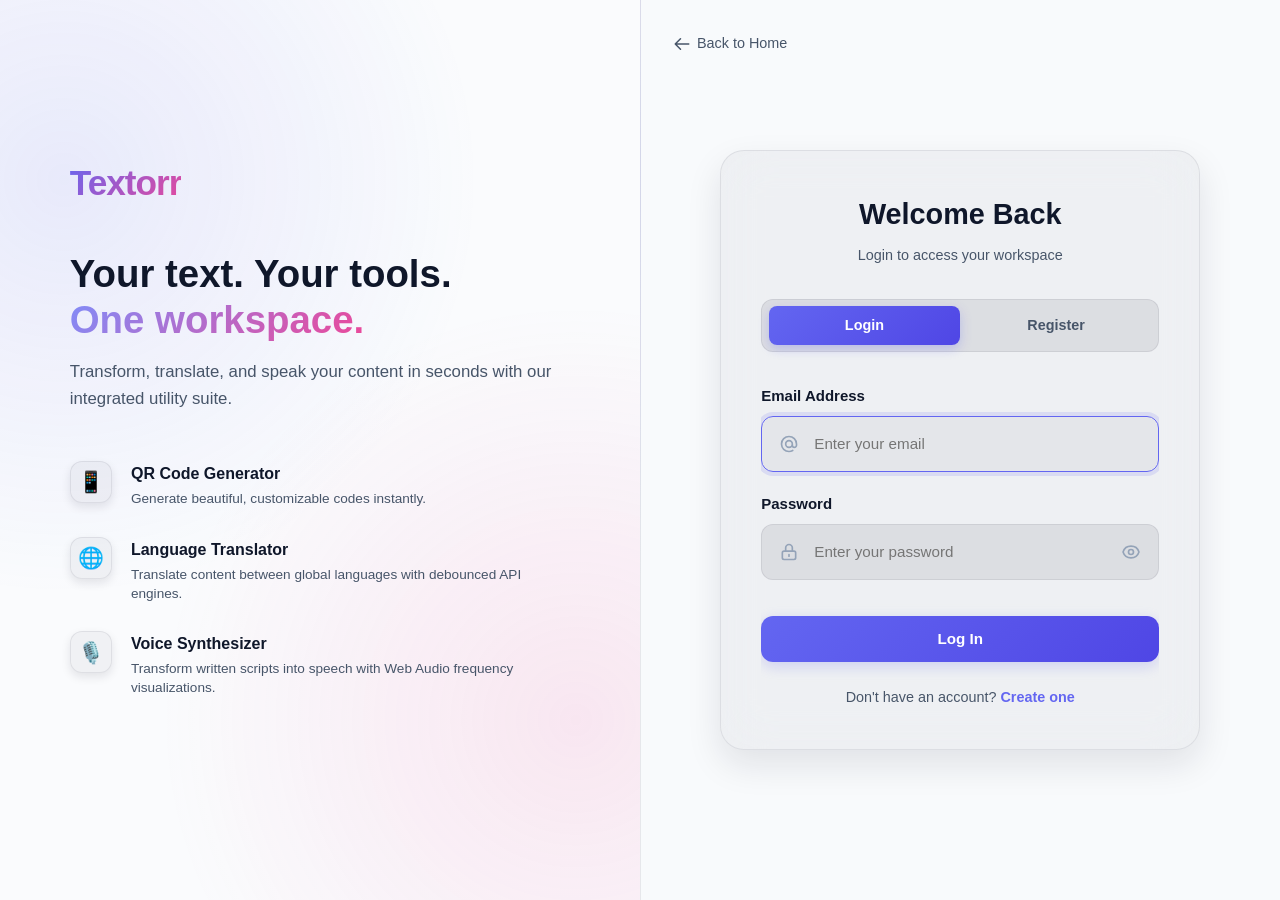
<file: dashboard.html>
<!DOCTYPE html>
<html lang="en">
<head>
    <meta charset="UTF-8">
    <meta name="viewport" content="width=device-width, initial-scale=1.0">
    <title>Workspace Dashboard - Textorr</title>
    <link rel="stylesheet" href="css/global.css">
    <link rel="stylesheet" href="css/dashboard.css">
</head>
<body>
    <div class="bg-animation"></div>
    <header id="header"></header>

    <main class="dashboard-container">
        <!-- Welcome banner -->
        <div class="welcome-banner">
            <div class="welcome-text">
                <h1 id="welcomeTitle">Welcome, Demo User</h1>
                <p>Track your conversions, re-run actions, and manage your utilities workspace.</p>
            </div>
            <div>
                <button class="btn btn-secondary" id="clearAllBtn">
                    <svg width="18" height="18" fill="none" stroke="currentColor" viewBox="0 0 24 24" style="margin-right:0.25rem;">
                        <path stroke-linecap="round" stroke-linejoin="round" stroke-width="2" d="M19 7l-.867 12.142A2 2 0 0116.138 21H7.862a2 2 0 01-1.995-1.858L5 7m5 4v6m4-6v6m1-10V4a1 1 0 00-1-1h-4a1 1 0 00-1 1v3M4 7h16"/>
                    </svg>
                    Clear History
                </button>
            </div>
        </div>

        <!-- Statistics Cards Grid -->
        <div class="stats-grid">
            <div class="stat-card stat-qr">
                <div class="stat-icon">📱</div>
                <div class="stat-info">
                    <span class="stat-number" id="qrCount">0</span>
                    <span class="stat-label">QR Generated</span>
                </div>
            </div>
            
            <div class="stat-card stat-voice">
                <div class="stat-icon">🎙️</div>
                <div class="stat-info">
                    <span class="stat-number" id="voiceCount">0</span>
                    <span class="stat-label">Voices Synthesized</span>
                </div>
            </div>
            
            <div class="stat-card stat-translation">
                <div class="stat-icon">🌐</div>
                <div class="stat-info">
                    <span class="stat-number" id="translationCount">0</span>
                    <span class="stat-label">Translations Made</span>
                </div>
            </div>

            <div class="stat-card stat-total">
                <div class="stat-icon">📈</div>
                <div class="stat-info">
                    <span class="stat-number" id="totalCount">0</span>
                    <span class="stat-label">Total Activities</span>
                </div>
            </div>
        </div>

        <!-- Recent Activity Panel -->
        <div class="history-section">
            <div class="history-header">
                <h2>Recent Activity Log</h2>
                <span style="font-size:0.85rem; color:var(--text-secondary);" id="activityStats">Showing 0 entries</span>
            </div>

            <!-- Activity List Container -->
            <div class="activity-list" id="activityList">
                <!-- Javascript will render items here -->
            </div>
        </div>
    </main>

    <footer>
        <p>&copy; 2025 Textorr.com. All rights reserved.</p>
    </footer>

    <script src="js/utils.js"></script>
    <script src="js/auth.js"></script>
    <script src="js/dashboard-manager.js"></script>
</body>
</html>
</file>
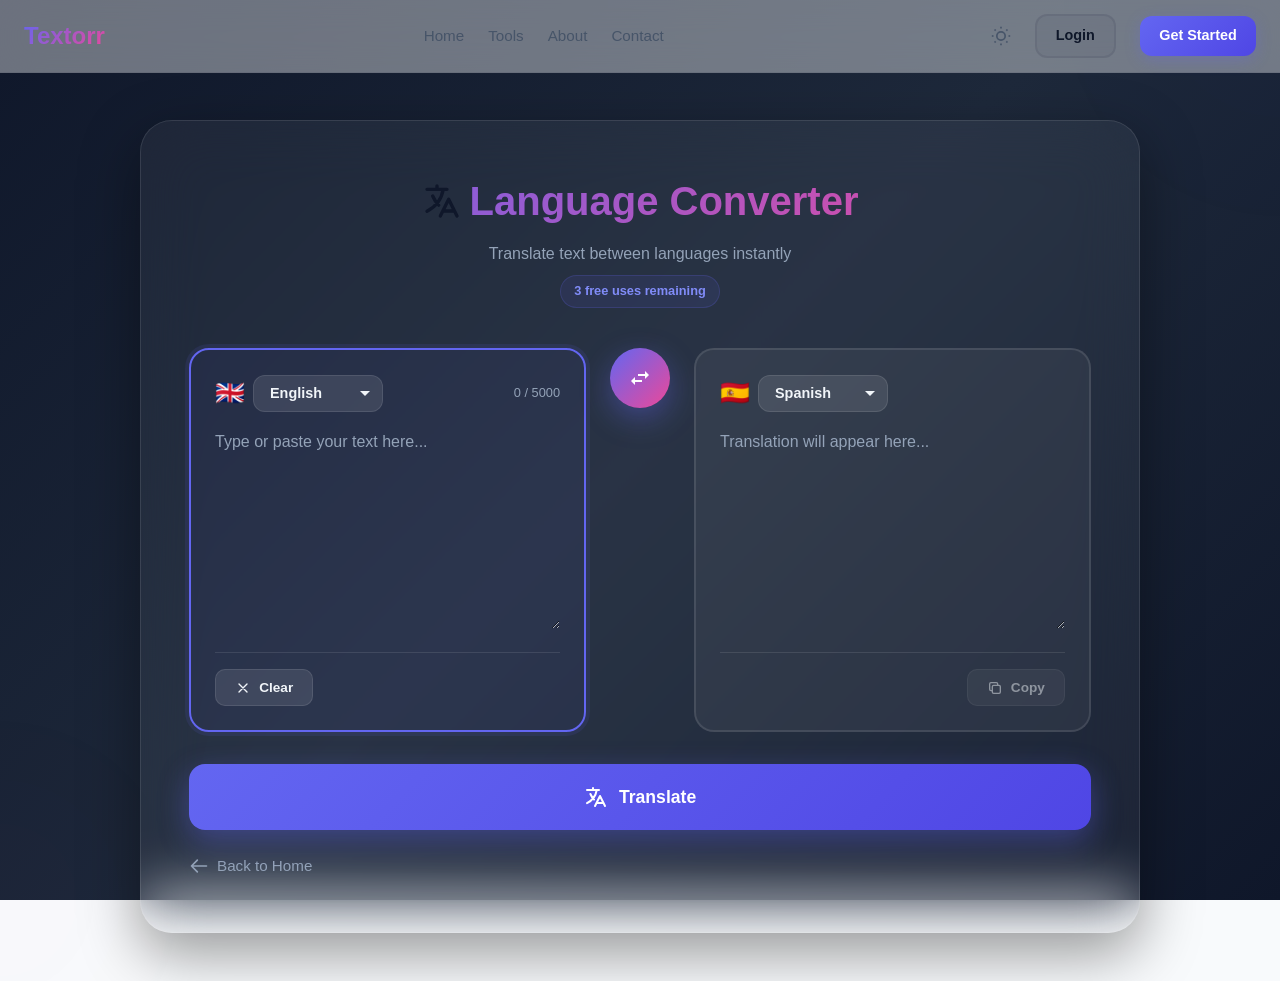
<file: language.html>
<!DOCTYPE html>
<html lang="en">
<head>
    <meta charset="UTF-8">
    <meta name="viewport" content="width=device-width, initial-scale=1.0">
    <title>Language Converter - Textorr.com</title>
    <link rel="stylesheet" href="css/global.css">
    <link rel="stylesheet" href="css/language.css">
</head>
<body>
    <div class="bg-animation"></div>
    <header id="header"></header>

    <main class="page-container">
        <div class="container">
            <div class="header">
            <h1>
                <svg width="40" height="40" fill="none" stroke="currentColor" viewBox="0 0 24 24">
                    <path stroke-linecap="round" stroke-linejoin="round" stroke-width="2" d="M3 5h12M9 3v2m1.048 9.5A18.022 18.022 0 016.412 9m6.088 9h7M11 21l5-10 5 10M12.751 5C11.783 10.77 8.07 15.61 3 18.129"/>
                </svg>
                Language Converter
            </h1>
            <p>Translate text between languages instantly</p>
            <span class="usage-counter-badge" style="display: none;"></span>
        </div>

        <div class="translation-wrapper">
            <!-- Source Text Box -->
            <div class="text-box" id="sourceBox">
                <div class="text-box-header">
                    <div class="language-selector">
                        <span class="flag-icon" id="sourceFlag">🇬🇧</span>
                        <select id="sourceLang">
                            <option value="en" data-flag="🇬🇧">English</option>
                            <option value="es" data-flag="🇪🇸">Spanish</option>
                            <option value="fr" data-flag="🇫🇷">French</option>
                            <option value="de" data-flag="🇩🇪">German</option>
                            <option value="it" data-flag="🇮🇹">Italian</option>
                            <option value="pt" data-flag="🇵🇹">Portuguese</option>
                            <option value="ru" data-flag="🇷🇺">Russian</option>
                            <option value="ja" data-flag="🇯🇵">Japanese</option>
                            <option value="ko" data-flag="🇰🇷">Korean</option>
                            <option value="zh" data-flag="🇨🇳">Chinese</option>
                            <option value="ar" data-flag="🇸🇦">Arabic</option>
                            <option value="hi" data-flag="🇮🇳">Hindi</option>
                        </select>
                    </div>
                    <span class="char-count"><span id="charCount">0</span> / 5000</span>
                </div>
                <textarea 
                    id="sourceText" 
                    placeholder="Type or paste your text here..."
                    maxlength="5000"
                    aria-label="Source text to translate"
                ></textarea>
                <div class="text-box-footer">
                    <div class="detected-lang" id="detectedLang" style="display: none;">
                        Detected: <strong id="detectedLangName"></strong>
                    </div>
                    <button class="action-btn" id="clearBtn">
                        <svg width="16" height="16" fill="none" stroke="currentColor" viewBox="0 0 24 24">
                            <path stroke-linecap="round" stroke-linejoin="round" stroke-width="2" d="M6 18L18 6M6 6l12 12"/>
                        </svg>
                        Clear
                    </button>
                </div>
            </div>

            <!-- Swap Button -->
            <div class="swap-container">
                <button class="swap-btn" id="swapBtn" aria-label="Swap source and target languages">
                    <svg width="24" height="24" fill="white" viewBox="0 0 24 24">
                        <path d="M6.99 11L3 15l3.99 4v-3H14v-2H6.99v-3zM21 9l-3.99-4v3H10v2h7.01v3L21 9z"/>
                    </svg>
                </button>
            </div>

            <!-- Target Text Box -->
            <div class="text-box" id="targetBox">
                <div class="text-box-header">
                    <div class="language-selector">
                        <span class="flag-icon" id="targetFlag">🇪🇸</span>
                        <select id="targetLang">
                            <option value="es" data-flag="🇪🇸" selected>Spanish</option>
                            <option value="en" data-flag="🇬🇧">English</option>
                            <option value="fr" data-flag="🇫🇷">French</option>
                            <option value="de" data-flag="🇩🇪">German</option>
                            <option value="it" data-flag="🇮🇹">Italian</option>
                            <option value="pt" data-flag="🇵🇹">Portuguese</option>
                            <option value="ru" data-flag="🇷🇺">Russian</option>
                            <option value="ja" data-flag="🇯🇵">Japanese</option>
                            <option value="ko" data-flag="🇰🇷">Korean</option>
                            <option value="zh" data-flag="🇨🇳">Chinese</option>
                            <option value="ar" data-flag="🇸🇦">Arabic</option>
                            <option value="hi" data-flag="🇮🇳">Hindi</option>
                        </select>
                    </div>
                </div>
                <textarea 
                    id="targetText" 
                    placeholder="Translation will appear here..."
                    readonly
                    aria-label="Translation result"
                ></textarea>
                <div class="text-box-footer">
                    <div></div>
                    <button class="action-btn" id="copyBtn" disabled>
                        <svg width="16" height="16" fill="none" stroke="currentColor" viewBox="0 0 24 24">
                            <path stroke-linecap="round" stroke-linejoin="round" stroke-width="2" d="M8 16H6a2 2 0 01-2-2V6a2 2 0 012-2h8a2 2 0 012 2v2m-6 12h8a2 2 0 002-2v-8a2 2 0 00-2-2h-8a2 2 0 00-2 2v8a2 2 0 002 2z"/>
                        </svg>
                        Copy
                    </button>
                </div>
            </div>
        </div>

        <button class="translate-btn" id="translateBtn">
            <svg width="24" height="24" fill="none" stroke="currentColor" viewBox="0 0 24 24">
                <path stroke-linecap="round" stroke-linejoin="round" stroke-width="2" d="M3 5h12M9 3v2m1.048 9.5A18.022 18.022 0 016.412 9m6.088 9h7M11 21l5-10 5 10M12.751 5C11.783 10.77 8.07 15.61 3 18.129"/>
            </svg>
            <span class="btn-text">Translate</span>
            <div class="loader"></div>
        </button>

        <a href="index.html" class="back-link">
            <svg width="20" height="20" fill="none" stroke="currentColor" viewBox="0 0 24 24">
                <path stroke-linecap="round" stroke-linejoin="round" stroke-width="2" d="M10 19l-7-7m0 0l7-7m-7 7h18"/>
            </svg>
            Back to Home
        </a>
    </div>
    </main>

    <script src="js/utils.js"></script>
    <script src="js/auth.js"></script>
    <script src="js/usage-limit.js"></script>
    <script src="js/translator.js"></script>
</body>
</html>
</file>
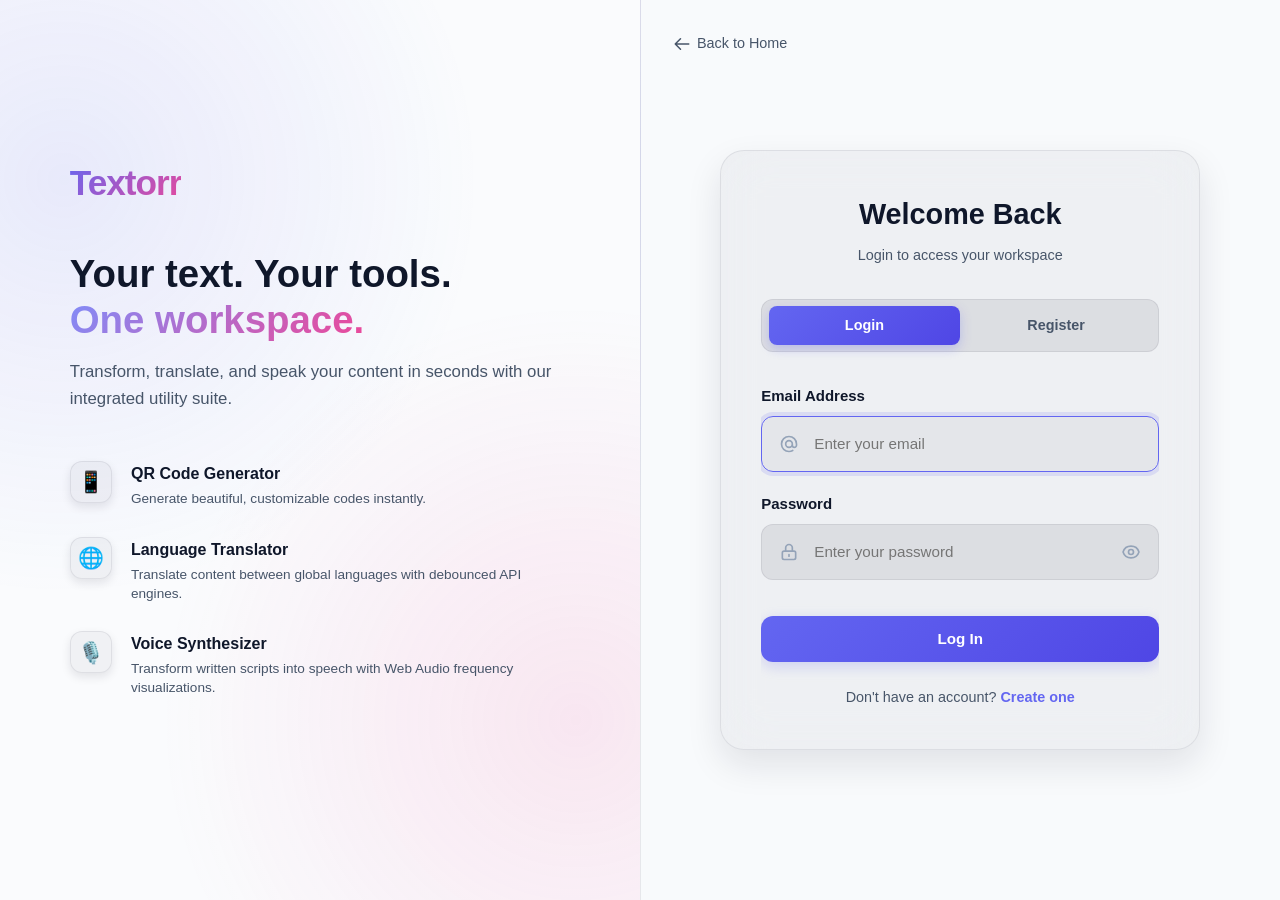
<file: login.html>
<!DOCTYPE html>
<html lang="en">
<head>
    <meta charset="UTF-8">
    <meta name="viewport" content="width=device-width, initial-scale=1.0">
    <title>SaaS Workspace Sign In - Textorr</title>
    <link rel="stylesheet" href="css/global.css">
    <link rel="stylesheet" href="css/login.css">
</head>
<body>
    <div class="bg-animation"></div>

    <div class="split-screen">
        <!-- Left Side: Product Showcase -->
        <div class="showcase-side">
            <div class="showcase-overlay"></div>
            <div class="showcase-content">
                <a href="index.html" class="showcase-logo">Textorr</a>
                
                <div class="hero-tagline">
                    <h2>Your text. Your tools.<br><span class="highlight-text">One workspace.</span></h2>
                    <p>Transform, translate, and speak your content in seconds with our integrated utility suite.</p>
                </div>

                <div class="showcase-tools-list">
                    <div class="showcase-tool-item">
                        <span class="tool-bullet">📱</span>
                        <div>
                            <h4>QR Code Generator</h4>
                            <p>Generate beautiful, customizable codes instantly.</p>
                        </div>
                    </div>
                    <div class="showcase-tool-item">
                        <span class="tool-bullet">🌐</span>
                        <div>
                            <h4>Language Translator</h4>
                            <p>Translate content between global languages with debounced API engines.</p>
                        </div>
                    </div>
                    <div class="showcase-tool-item">
                        <span class="tool-bullet">🎙️</span>
                        <div>
                            <h4>Voice Synthesizer</h4>
                            <p>Transform written scripts into speech with Web Audio frequency visualizations.</p>
                        </div>
                    </div>
                </div>

                <!-- Guest Conversion Alert Notice -->
                <div class="guest-limit-alert" id="guestLimitAlert" style="display: none;">
                    <span class="alert-icon">✨</span>
                    <p>You're just one step away from unlimited Textorr usage.</p>
                </div>
            </div>
        </div>

        <!-- Right Side: Sign In / Registration form card -->
        <div class="auth-side">
            <a href="index.html" class="back-link">
                <svg width="18" height="18" fill="none" stroke="currentColor" viewBox="0 0 24 24">
                    <path stroke-linecap="round" stroke-linejoin="round" stroke-width="2" d="M10 19l-7-7m0 0l7-7m-7 7h18"/>
                </svg>
                Back to Home
            </a>

            <div class="auth-container">
                <div class="auth-header">
                    <h2 id="authTitle">Welcome Back</h2>
                    <p id="authSubtitle">Login to access your workspace</p>
                </div>

                <div class="form-toggle">
                    <button class="toggle-btn active" data-form="login" id="toggleLoginBtn">Login</button>
                    <button class="toggle-btn" data-form="register" id="toggleRegisterBtn">Register</button>
                </div>

                <div class="form-wrapper">
                    <!-- Login Form -->
                    <form class="form-box active" id="loginForm">
                        <div class="form-group" id="loginEmailWrapper">
                            <label for="loginEmail">Email Address</label>
                            <div class="form-input-wrapper">
                                <span class="input-icon">
                                    <svg width="20" height="20" fill="none" stroke="currentColor" viewBox="0 0 24 24">
                                        <path stroke-linecap="round" stroke-linejoin="round" stroke-width="2" d="M16 12a4 4 0 10-8 0 4 4 0 008 0zm0 0v1.5a2.5 2.5 0 005 0V12a9 9 0 10-9 9m4.5-1.206a8.959 8.959 0 01-4.5 1.207"/>
                                    </svg>
                                </span>
                                <input type="email" id="loginEmail" placeholder="Enter your email" required>
                            </div>
                            <span class="error-message">Please enter a valid email address</span>
                        </div>

                        <div class="form-group" id="loginPasswordWrapper">
                            <label for="loginPassword">Password</label>
                            <div class="form-input-wrapper">
                                <span class="input-icon">
                                    <svg width="20" height="20" fill="none" stroke="currentColor" viewBox="0 0 24 24">
                                        <path stroke-linecap="round" stroke-linejoin="round" stroke-width="2" d="M12 15v2m-6 4h12a2 2 0 002-2v-6a2 2 0 00-2-2H6a2 2 0 00-2 2v6a2 2 0 002 2zm10-10V7a4 4 0 00-8 0v4h8z"/>
                                    </svg>
                                </span>
                                <input type="password" id="loginPassword" placeholder="Enter your password" required>
                                <button type="button" class="password-toggle" data-target="loginPassword" aria-label="Toggle password visibility">
                                    <svg class="eye-open" width="20" height="20" fill="none" stroke="currentColor" viewBox="0 0 24 24">
                                        <path stroke-linecap="round" stroke-linejoin="round" stroke-width="2" d="M15 12a3 3 0 11-6 0 3 3 0 016 0z"/>
                                        <path stroke-linecap="round" stroke-linejoin="round" stroke-width="2" d="M2.458 12C3.732 7.943 7.523 5 12 5c4.478 0 8.268 2.943 9.542 7-1.274 4.057-5.064 7-9.542 7-4.477 0-8.268-2.943-9.542-7z"/>
                                    </svg>
                                </button>
                            </div>
                            <span class="error-message">Password must be at least 6 characters</span>
                        </div>

                        <button type="submit" class="submit-btn" style="margin-top: 1rem;">Log In</button>

                        <div style="text-align: center; margin-top: 1.5rem; font-size: 0.9rem; color: var(--text-secondary);">
                            Don't have an account? <span class="auth-link-switch" data-form="register" style="color: var(--primary); cursor: pointer; font-weight: 600;">Create one</span>
                        </div>
                    </form>

                    <!-- Register Form -->
                    <form class="form-box" id="registerForm">
                        <div class="form-group" id="registerNameWrapper">
                            <label for="registerName">Full Name</label>
                            <div class="form-input-wrapper">
                                <span class="input-icon">
                                    <svg width="20" height="20" fill="none" stroke="currentColor" viewBox="0 0 24 24">
                                        <path stroke-linecap="round" stroke-linejoin="round" stroke-width="2" d="M16 7a4 4 0 11-8 0 4 4 0 018 0zM12 14a7 7 0 00-7 7h14a7 7 0 00-7-7z"/>
                                    </svg>
                                </span>
                                <input type="text" id="registerName" placeholder="Enter your full name" required>
                            </div>
                            <span class="error-message">Please enter your full name</span>
                        </div>

                        <div class="form-group" id="registerEmailWrapper">
                            <label for="registerEmail">Email Address</label>
                            <div class="form-input-wrapper">
                                <span class="input-icon">
                                    <svg width="20" height="20" fill="none" stroke="currentColor" viewBox="0 0 24 24">
                                        <path stroke-linecap="round" stroke-linejoin="round" stroke-width="2" d="M16 12a4 4 0 10-8 0 4 4 0 008 0zm0 0v1.5a2.5 2.5 0 005 0V12a9 9 0 10-9 9m4.5-1.206a8.959 8.959 0 01-4.5 1.207"/>
                                    </svg>
                                </span>
                                <input type="email" id="registerEmail" placeholder="Enter your email" required>
                            </div>
                            <span class="error-message">Please enter a valid email address</span>
                        </div>

                        <div class="form-group" id="registerPasswordWrapper">
                            <label for="registerPassword">Password</label>
                            <div class="form-input-wrapper">
                                <span class="input-icon">
                                    <svg width="20" height="20" fill="none" stroke="currentColor" viewBox="0 0 24 24">
                                        <path stroke-linecap="round" stroke-linejoin="round" stroke-width="2" d="M12 15v2m-6 4h12a2 2 0 002-2v-6a2 2 0 00-2-2H6a2 2 0 00-2 2v6a2 2 0 002 2zm10-10V7a4 4 0 00-8 0v4h8z"/>
                                    </svg>
                                </span>
                                <input type="password" id="registerPassword" placeholder="Enter password (min. 6 chars)" required>
                                <button type="button" class="password-toggle" data-target="registerPassword" aria-label="Toggle password visibility">
                                    <svg class="eye-open" width="20" height="20" fill="none" stroke="currentColor" viewBox="0 0 24 24">
                                        <path stroke-linecap="round" stroke-linejoin="round" stroke-width="2" d="M15 12a3 3 0 11-6 0 3 3 0 016 0z"/>
                                        <path stroke-linecap="round" stroke-linejoin="round" stroke-width="2" d="M2.458 12C3.732 7.943 7.523 5 12 5c4.478 0 8.268 2.943 9.542 7-1.274 4.057-5.064 7-9.542 7-4.477 0-8.268-2.943-9.542-7z"/>
                                    </svg>
                                </button>
                            </div>
                            <span class="error-message">Password must be at least 6 characters</span>
                        </div>

                        <div class="form-group" id="registerConfirmPasswordWrapper">
                            <label for="registerConfirmPassword">Confirm Password</label>
                            <div class="form-input-wrapper">
                                <span class="input-icon">
                                    <svg width="20" height="20" fill="none" stroke="currentColor" viewBox="0 0 24 24">
                                        <path stroke-linecap="round" stroke-linejoin="round" stroke-width="2" d="M12 15v2m-6 4h12a2 2 0 002-2v-6a2 2 0 00-2-2H6a2 2 0 00-2 2v6a2 2 0 002 2zm10-10V7a4 4 0 00-8 0v4h8z"/>
                                    </svg>
                                </span>
                                <input type="password" id="registerConfirmPassword" placeholder="Confirm password" required>
                                <button type="button" class="password-toggle" data-target="registerConfirmPassword" aria-label="Toggle password visibility">
                                    <svg class="eye-open" width="20" height="20" fill="none" stroke="currentColor" viewBox="0 0 24 24">
                                        <path stroke-linecap="round" stroke-linejoin="round" stroke-width="2" d="M15 12a3 3 0 11-6 0 3 3 0 016 0z"/>
                                        <path stroke-linecap="round" stroke-linejoin="round" stroke-width="2" d="M2.458 12C3.732 7.943 7.523 5 12 5c4.478 0 8.268 2.943 9.542 7-1.274 4.057-5.064 7-9.542 7-4.477 0-8.268-2.943-9.542-7z"/>
                                    </svg>
                                </button>
                            </div>
                            <span class="error-message" id="confirmPasswordError">Passwords do not match</span>
                        </div>

                        <!-- Registration Benefits checklist -->
                        <div class="benefits-container">
                            <p class="benefits-title">Create a free account and get:</p>
                            <ul class="register-benefits">
                                <li><span>✓</span> Unlimited tool usage</li>
                                <li><span>✓</span> Personal activity dashboard</li>
                                <li><span>✓</span> Saved history log</li>
                                <li><span>✓</span> Quick reuse of previous results</li>
                            </ul>
                        </div>

                        <div class="terms-agreement" style="margin-top: 1rem;">
                            <label style="display: flex; gap: 0.5rem; align-items: flex-start; cursor: pointer;">
                                <input type="checkbox" id="agreeTerms" required style="margin-top: 0.2rem;">
                                <span style="font-size: 0.85rem; color: var(--text-secondary);">I agree to the <a href="#" style="color: var(--primary); text-decoration: none; font-weight: 500;">Terms & Conditions</a></span>
                            </label>
                        </div>

                        <button type="submit" class="submit-btn" style="margin-top: 1rem;">Create Account</button>

                        <div style="text-align: center; margin-top: 1.5rem; font-size: 0.9rem; color: var(--text-secondary);">
                            Already have an account? <span class="auth-link-switch" data-form="login" style="color: var(--primary); cursor: pointer; font-weight: 600;">Log in</span>
                        </div>
                    </form>
                </div>
            </div>
        </div>
    </div>

    <script src="js/utils.js"></script>
    <script src="js/auth.js"></script>
    <script src="js/login-manager.js"></script>
</body>
</html>
</file>
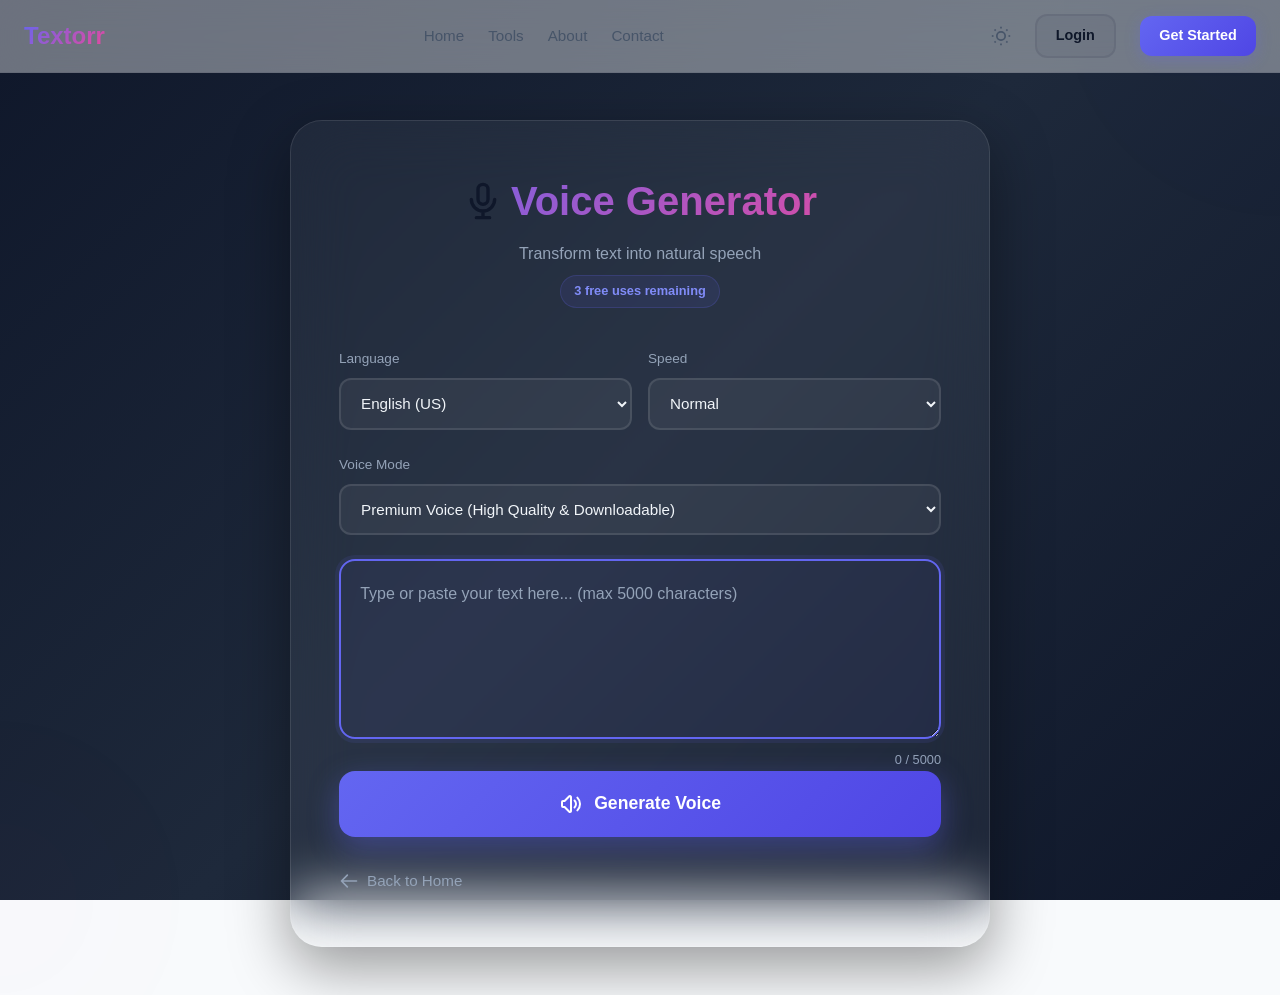
<file: voice.html>
<!DOCTYPE html>
<html lang="en">
<head>
    <meta charset="UTF-8">
    <meta name="viewport" content="width=device-width, initial-scale=1.0">
    <title>Voice Generator - Textorr.com</title>
    <link rel="stylesheet" href="css/global.css">
    <link rel="stylesheet" href="css/voice.css">
</head>
<body>
    <div class="bg-animation"></div>
    <header id="header"></header>

    <main class="page-container">
        <div class="container">
            <div class="header">
            <h1>
                <svg class="mic-icon" width="40" height="40" fill="none" stroke="currentColor" viewBox="0 0 24 24">
                    <path stroke-linecap="round" stroke-linejoin="round" stroke-width="2" d="M19 11a7 7 0 01-7 7m0 0a7 7 0 01-7-7m7 7v4m0 0H8m4 0h4m-4-8a3 3 0 01-3-3V5a3 3 0 116 0v6a3 3 0 01-3 3z"/>
                </svg>
                Voice Generator
            </h1>
            <p>Transform text into natural speech</p>
            <span class="usage-counter-badge" style="display: none;"></span>
        </div>

        <div class="voice-settings">
            <div class="setting-group">
                <label>Language</label>
                <select id="language">
                    <option value="en-US">English (US)</option>
                    <option value="en-GB">English (UK)</option>
                    <option value="es-ES">Spanish</option>
                    <option value="fr-FR">French</option>
                    <option value="de-DE">German</option>
                    <option value="it-IT">Italian</option>
                    <option value="pt-BR">Portuguese</option>
                    <option value="ja-JP">Japanese</option>
                    <option value="ko-KR">Korean</option>
                    <option value="zh-CN">Chinese</option>
                </select>
            </div>
            <div class="setting-group">
                <label>Speed</label>
                <select id="speed">
                    <option value="0.75">Slow</option>
                    <option value="1" selected>Normal</option>
                    <option value="1.25">Fast</option>
                    <option value="1.5">Very Fast</option>
                </select>
            </div>
            <div class="setting-group" style="grid-column: span 2; margin-top: 0.5rem;">
                <label>Voice Mode</label>
                <select id="voiceMode">
                    <option value="premium" selected>Premium Voice (High Quality & Downloadable)</option>
                    <option value="instant">Instant Voice (Fast - Browser Synthesis)</option>
                </select>
            </div>
        </div>

        <div class="textarea-wrapper">
            <textarea 
                id="text-input" 
                placeholder="Type or paste your text here... (max 5000 characters)"
                maxlength="5000"
                aria-label="Text input to convert to speech"
            ></textarea>
            <div class="char-count">
                <span id="char-count">0</span> / 5000
            </div>
        </div>

        <button class="btn-generate" id="generateBtn">
            <svg width="24" height="24" fill="none" stroke="currentColor" viewBox="0 0 24 24">
                <path stroke-linecap="round" stroke-linejoin="round" stroke-width="2" d="M15.536 8.464a5 5 0 010 7.072m2.828-9.9a9 9 0 010 12.728M5.586 15H4a1 1 0 01-1-1v-4a1 1 0 011-1h1.586l4.707-4.707C10.923 3.663 12 4.109 12 5v14c0 .891-1.077 1.337-1.707.707L5.586 15z"/>
            </svg>
            <span class="btn-text">Generate Voice</span>
            <div class="loader"></div>
        </button>

        <div class="audio-section" id="audioSection">
            <div class="visualizer-container">
                <div class="visualizer" id="visualizer"></div>
                
                <div class="custom-player">
                    <div class="player-time">
                        <span id="currentTime">0:00</span>
                        <span id="duration">0:00</span>
                    </div>
                    <div class="progress-bar" id="progressBar">
                        <div class="progress-fill" id="progressFill"></div>
                    </div>
                </div>
            </div>

            <div class="audio-controls">
                <button class="control-btn" id="playBtn">
                    <svg width="20" height="20" fill="currentColor" viewBox="0 0 24 24">
                        <path d="M8 5v14l11-7z"/>
                    </svg>
                    Play
                </button>
                <button class="control-btn" id="pauseBtn" style="display:none;">
                    <svg width="20" height="20" fill="currentColor" viewBox="0 0 24 24">
                        <path d="M6 4h4v16H6V4zm8 0h4v16h-4V4z"/>
                    </svg>
                    Pause
                </button>
                <button class="control-btn" id="downloadBtn">
                    <svg width="20" height="20" fill="none" stroke="currentColor" viewBox="0 0 24 24">
                        <path stroke-linecap="round" stroke-linejoin="round" stroke-width="2" d="M4 16v1a3 3 0 003 3h10a3 3 0 003-3v-1m-4-4l-4 4m0 0l-4-4m4 4V4"/>
                    </svg>
                    Download
                </button>
            </div>
        </div>

        <a href="index.html" class="back-link">
            <svg width="20" height="20" fill="none" stroke="currentColor" viewBox="0 0 24 24">
                <path stroke-linecap="round" stroke-linejoin="round" stroke-width="2" d="M10 19l-7-7m0 0l7-7m-7 7h18"/>
            </svg>
            Back to Home
        </a>
    </div>
    </main>

    <audio id="audio-player" style="display: none;"></audio>
    <div class="tooltip" id="tooltip"></div>

    <script src="js/utils.js"></script>
    <script src="js/auth.js"></script>
    <script src="js/usage-limit.js"></script>
    <script src="js/voice-engine.js"></script>
</body>
</html>
</file>
<file: css/global.css>
/* ==========================================================================
   Textorr - Global CSS Design System
   ========================================================================== */

/* Theme Variables (Default Dark Theme) */
:root {
    --primary: #6366f1;
    --primary-light: #818cf8;
    --primary-dark: #4f46e5;
    --secondary: #ec4899;
    --secondary-dark: #db2777;
    --accent: #f59e0b;
    --success: #10b981;
    --error: #ef4444;
    
    /* Dark Theme Colors */
    --bg-darker: #0f172a;
    --bg-dark: #1e293b;
    --bg-glass: rgba(255, 255, 255, 0.04);
    --bg-glass-active: rgba(255, 255, 255, 0.08);
    --border-glass: rgba(255, 255, 255, 0.08);
    --border-glass-focus: rgba(99, 102, 241, 0.4);
    --text-primary: #f1f5f9;
    --text-secondary: #94a3b8;
    --text-muted: #64748b;
    --shadow-color: rgba(0, 0, 0, 0.4);
    
    /* Fonts & Radii */
    --font-sans: 'Inter', sans-serif;
    --font-heading: 'Poppins', sans-serif;
    --radius-sm: 8px;
    --radius-md: 12px;
    --radius-lg: 16px;
    --radius-xl: 24px;
    --radius-full: 9999px;
    
    /* Animation Speeds */
    --transition-fast: 0.2s ease;
    --transition-normal: 0.3s cubic-bezier(0.4, 0, 0.2, 1);
    --transition-slow: 0.5s ease;
}

/* Light Theme Variables */
body.light-theme {
    --bg-darker: #f8fafc;
    --bg-dark: #f1f5f9;
    --bg-glass: rgba(15, 23, 42, 0.04);
    --bg-glass-active: rgba(15, 23, 42, 0.08);
    --border-glass: rgba(15, 23, 42, 0.08);
    --border-glass-focus: rgba(99, 102, 241, 0.5);
    --text-primary: #0f172a;
    --text-secondary: #475569;
    --text-muted: #94a3b8;
    --shadow-color: rgba(15, 23, 42, 0.1);
}

/* Reset and Base Styles */
* {
    margin: 0;
    padding: 0;
    box-sizing: border-box;
}

html {
    scroll-behavior: smooth;
    height: 100%;
}

body {
    font-family: var(--font-sans);
    background-color: var(--bg-darker);
    color: var(--text-primary);
    line-height: 1.6;
    min-height: 100%;
    display: flex;
    flex-direction: column;
    overflow-x: hidden;
    transition: background-color var(--transition-normal), color var(--transition-normal);
}

/* Animated Mesh Background */
.bg-animation {
    position: fixed;
    top: 0;
    left: 0;
    width: 100vw;
    height: 100vh;
    z-index: -10;
    background: linear-gradient(135deg, var(--bg-darker) 0%, var(--bg-dark) 50%, var(--bg-darker) 100%);
    pointer-events: none;
    transition: background var(--transition-normal);
}

.bg-animation::before,
.bg-animation::after {
    content: '';
    position: absolute;
    border-radius: 50%;
    filter: blur(80px);
    opacity: 0.15;
    pointer-events: none;
    transition: transform var(--transition-slow);
}

.bg-animation::before {
    width: min(600px, 80vw);
    height: min(600px, 80vw);
    background: radial-gradient(circle, var(--primary) 0%, transparent 70%);
    top: -250px;
    right: -250px;
    animation: float-bg 25s ease-in-out infinite;
}

.bg-animation::after {
    width: min(500px, 70vw);
    height: min(500px, 70vw);
    background: radial-gradient(circle, var(--secondary) 0%, transparent 70%);
    bottom: -200px;
    left: -200px;
    animation: float-bg 20s ease-in-out infinite reverse;
}

body.light-theme .bg-animation::before,
body.light-theme .bg-animation::after {
    opacity: 0.1;
}

@keyframes float-bg {
    0%, 100% { transform: translate(0, 0) rotate(0deg); }
    33% { transform: translate(80px, -80px) rotate(120deg); }
    66% { transform: translate(-80px, 80px) rotate(240deg); }
}

/* Glassmorphism Containers & Cards */
.glass-container {
    background: var(--bg-glass);
    backdrop-filter: blur(20px);
    -webkit-backdrop-filter: blur(20px);
    border: 1px solid var(--border-glass);
    border-radius: var(--radius-xl);
    box-shadow: 0 20px 50px var(--shadow-color);
    transition: border var(--transition-normal), background-color var(--transition-normal), box-shadow var(--transition-normal);
}

.glass-card {
    background: var(--bg-glass);
    backdrop-filter: blur(10px);
    -webkit-backdrop-filter: blur(10px);
    border: 1px solid var(--border-glass);
    border-radius: var(--radius-lg);
    padding: 1.5rem;
    transition: all var(--transition-normal);
}

.glass-card:hover {
    border-color: var(--primary-light);
    transform: translateY(-4px);
    background: var(--bg-glass-active);
    box-shadow: 0 10px 30px var(--shadow-color);
}

/* Inputs & Form Controls */
.input-field {
    width: 100%;
    padding: 0.9rem 1.2rem;
    font-size: 0.95rem;
    color: var(--text-primary);
    background: var(--bg-glass);
    border: 2px solid var(--border-glass);
    border-radius: var(--radius-md);
    outline: none;
    transition: all var(--transition-fast);
    font-family: var(--font-sans);
}

.input-field:focus {
    border-color: var(--primary);
    background: var(--bg-glass-active);
    box-shadow: 0 0 0 4px var(--border-glass-focus);
}

.input-field::placeholder {
    color: var(--text-secondary);
    opacity: 0.7;
}

/* Custom Standard Dropdowns (Selects) */
.select-field {
    appearance: none;
    background-image: url("data:image/svg+xml,%3Csvg xmlns='http://www.w3.org/2000/svg' width='12' height='12' viewBox='0 0 12 12' fill='none'%3E%3Cpath d='M2 4L6 8L10 4' stroke='%2394a3b8' stroke-width='2' stroke-linecap='round' stroke-linejoin='round'/%3E%3C/svg%3E");
    background-repeat: no-repeat;
    background-position: right 1rem center;
    padding-right: 2.5rem;
    cursor: pointer;
}

body.light-theme .select-field {
    background-image: url("data:image/svg+xml,%3Csvg xmlns='http://www.w3.org/2000/svg' width='12' height='12' viewBox='0 0 12 12' fill='none'%3E%3Cpath d='M2 4L6 8L10 4' stroke='%23475569' stroke-width='2' stroke-linecap='round' stroke-linejoin='round'/%3E%3C/svg%3E");
}

/* Buttons */
.btn {
    display: inline-flex;
    align-items: center;
    justify-content: center;
    gap: 0.5rem;
    padding: 0.9rem 1.8rem;
    font-size: 0.95rem;
    font-weight: 600;
    border: none;
    border-radius: var(--radius-full);
    cursor: pointer;
    transition: all var(--transition-normal);
    font-family: var(--font-sans);
    text-decoration: none;
}

.btn-primary {
    background: linear-gradient(135deg, var(--primary), var(--primary-dark));
    color: #ffffff;
    box-shadow: 0 4px 15px rgba(99, 102, 241, 0.3);
}

.btn-primary:hover {
    transform: translateY(-2px);
    box-shadow: 0 8px 25px rgba(99, 102, 241, 0.5);
    background: linear-gradient(135deg, var(--primary-light), var(--primary));
}

.btn-primary:active {
    transform: translateY(0);
}

.btn-secondary {
    background: var(--bg-glass);
    color: var(--text-primary);
    border: 2px solid var(--border-glass);
}

.btn-secondary:hover {
    background: var(--bg-glass-active);
    border-color: var(--primary);
    transform: translateY(-2px);
}

.btn:disabled {
    opacity: 0.5;
    cursor: not-allowed;
    transform: none !important;
    box-shadow: none !important;
}

/* Unified Navigation Header */
header {
    width: 100%;
    position: fixed;
    top: 0;
    left: 0;
    right: 0;
    z-index: 1000;
    min-height: 72px;
    backdrop-filter: blur(20px);
    -webkit-backdrop-filter: blur(20px);
    background: rgba(15, 23, 42, 0.4);
    border-bottom: 1px solid var(--border-glass);
    transition: background-color var(--transition-normal), border var(--transition-normal);
    display: flex;
    align-items: center;
}

body.light-theme header {
    background: rgba(248, 250, 252, 0.4);
}

.navbar {
    width: 100%;
}

.navbar-inner {
    width: min(1400px, calc(100% - 48px));
    margin: 0 auto;
    display: flex;
    justify-content: space-between;
    align-items: center;
    min-height: 72px;
}

/* Page container wrapper for fixed header offset */
.page-container {
    padding-top: 120px; /* Offset for fixed navbar */
    padding-bottom: 3rem;
    width: 100%;
    display: flex;
    flex-direction: column;
    align-items: center;
    justify-content: center;
    flex: 1;
}

.logo-container {
    display: flex;
    align-items: center;
    gap: 0.5rem;
    text-decoration: none;
}

.logo-text {
    font-family: var(--font-heading);
    font-size: 1.5rem;
    font-weight: 700;
    background: linear-gradient(135deg, var(--primary), var(--secondary));
    -webkit-background-clip: text;
    -webkit-text-fill-color: transparent;
    background-clip: text;
}

.nav-links {
    display: flex;
    list-style: none;
    gap: 1.5rem;
    align-items: center;
}

.nav-links a {
    color: var(--text-secondary);
    text-decoration: none;
    font-weight: 500;
    font-size: 0.95rem;
    transition: color var(--transition-fast);
    position: relative;
    padding: 0.25rem 0;
}

.nav-links a:hover,
.nav-links a.active {
    color: var(--primary-light);
}

.nav-links a::after {
    content: '';
    position: absolute;
    bottom: 0;
    left: 0;
    width: 0;
    height: 2px;
    background: linear-gradient(90deg, var(--primary), var(--secondary));
    transition: width var(--transition-fast);
}

.nav-links a:hover::after,
.nav-links a.active::after {
    width: 100%;
}

/* User Account Area / Menu */
.user-menu {
    display: flex;
    align-items: center;
    gap: 1rem;
}

.user-profile {
    position: relative;
    display: flex;
    align-items: center;
    gap: 0.5rem;
    cursor: pointer;
}

.avatar {
    width: 36px;
    height: 36px;
    border-radius: 50%;
    background: linear-gradient(135deg, var(--primary), var(--secondary));
    display: flex;
    align-items: center;
    justify-content: center;
    color: #ffffff;
    font-weight: 700;
    font-size: 0.9rem;
    border: 2px solid var(--border-glass);
}

.dropdown-menu {
    position: absolute;
    top: calc(100% + 10px);
    right: 0;
    background: var(--bg-dark);
    border: 1px solid var(--border-glass);
    border-radius: var(--radius-md);
    min-width: 160px;
    box-shadow: 0 10px 25px var(--shadow-color);
    display: none;
    flex-direction: column;
    overflow: hidden;
    z-index: 100;
}

.dropdown-menu.show {
    display: flex;
}

.dropdown-item {
    padding: 0.8rem 1.2rem;
    color: var(--text-primary);
    text-decoration: none;
    font-size: 0.9rem;
    transition: background var(--transition-fast);
    background: none;
    border: none;
    text-align: left;
    cursor: pointer;
    font-family: var(--font-sans);
}

.dropdown-item:hover {
    background: var(--bg-glass-active);
}

/* Theme Toggle Button */
.theme-toggle-btn {
    background: none;
    border: none;
    color: var(--text-secondary);
    cursor: pointer;
    padding: 0.5rem;
    display: flex;
    align-items: center;
    justify-content: center;
    transition: color var(--transition-fast);
    border-radius: 50%;
}

.theme-toggle-btn:hover {
    color: var(--primary-light);
    background: var(--bg-glass-active);
}

.theme-toggle-btn svg {
    width: 20px;
    height: 20px;
}

body.light-theme .theme-toggle-btn .moon-icon {
    display: none;
}
body:not(.light-theme) .theme-toggle-btn .sun-icon {
    display: none;
}

/* Mobile Navigation Hamburger */
.mobile-menu-toggle {
    display: none;
    flex-direction: column;
    gap: 4px;
    cursor: pointer;
    padding: 0.5rem;
    z-index: 1001;
}

.mobile-menu-toggle span {
    width: 24px;
    height: 2px;
    background: var(--text-primary);
    transition: all var(--transition-normal);
}

.mobile-menu-toggle.active span:nth-child(1) {
    transform: rotate(45deg) translate(5px, 5px);
}
.mobile-menu-toggle.active span:nth-child(2) {
    opacity: 0;
}
.mobile-menu-toggle.active span:nth-child(3) {
    transform: rotate(-45deg) translate(4px, -4px);
}

/* Toast/Tooltip Notifications */
.tooltip {
    position: fixed;
    bottom: 30px;
    left: 50%;
    transform: translate(-50%, 20px);
    background: var(--success);
    color: #ffffff;
    padding: 0.8rem 1.6rem;
    border-radius: var(--radius-md);
    font-size: 0.9rem;
    font-weight: 600;
    z-index: 2000;
    opacity: 0;
    pointer-events: none;
    box-shadow: 0 10px 30px var(--shadow-color);
    transition: all var(--transition-normal);
}

.tooltip.show {
    opacity: 1;
    transform: translate(-50%, 0);
}

.tooltip.error {
    background: var(--error);
}

/* Footer Section */
footer {
    margin-top: auto;
    padding: 2rem 1rem;
    text-align: center;
    border-top: 1px solid var(--border-glass);
    color: var(--text-secondary);
    font-size: 0.9rem;
}

/* Animations */
.fade-in {
    opacity: 0;
    transform: translateY(20px);
    transition: opacity var(--transition-slow), transform var(--transition-slow);
}

.fade-in.visible {
    opacity: 1;
    transform: translateY(0);
}

/* Responsive Styles */
@media (max-width: 768px) {
    .mobile-menu-toggle {
        display: flex;
    }

    .nav-links {
        position: fixed;
        top: 0;
        right: -100%;
        width: 280px;
        height: 100vh;
        background: var(--bg-dark);
        border-left: 1px solid var(--border-glass);
        flex-direction: column;
        justify-content: center;
        gap: 2rem;
        transition: right var(--transition-normal);
        z-index: 999;
        padding: 2rem;
    }

    .nav-links.active {
        right: 0;
    }
    
    .nav-links a {
        font-size: 1.1rem;
    }
}

/* Guest Usage Counter Badges */
.usage-counter-badge {
    display: inline-block;
    padding: 0.35rem 0.85rem;
    font-size: 0.8rem;
    font-weight: 600;
    border-radius: var(--radius-full);
    margin-top: 0.5rem;
    text-align: center;
    border: 1px solid transparent;
}
.badge-warning {
    background: rgba(99, 102, 241, 0.1);
    color: var(--primary-light);
    border-color: rgba(99, 102, 241, 0.2);
}
.badge-critical {
    background: rgba(245, 158, 11, 0.1);
    color: var(--accent);
    border-color: rgba(245, 158, 11, 0.2);
}
.badge-completed {
    background: rgba(239, 68, 68, 0.1);
    color: var(--error);
    border-color: rgba(239, 68, 68, 0.2);
}
.badge-unlimited {
    background: rgba(16, 185, 129, 0.1);
    color: var(--success);
    border-color: rgba(16, 185, 129, 0.2);
}
</file>
<file: css/dashboard.css>
/* ==========================================================================
   Textorr - Central Dashboard Styles
   ========================================================================== */

/* Dashboard Layout */
.dashboard-container {
    max-width: 1200px;
    margin: 0 auto;
    padding: 120px 1.5rem 4rem; /* Offset for fixed header */
    width: 100%;
}

/* Welcome Section */
.welcome-banner {
    display: flex;
    justify-content: space-between;
    align-items: center;
    margin-bottom: 2.5rem;
    gap: 1.5rem;
    flex-wrap: wrap;
}

.welcome-text h1 {
    font-family: var(--font-heading);
    font-size: 2.2rem;
    font-weight: 800;
    background: linear-gradient(135deg, #ffffff, var(--primary), var(--secondary));
    -webkit-background-clip: text;
    -webkit-text-fill-color: transparent;
    background-clip: text;
    line-height: 1.2;
}

body.light-theme .welcome-text h1 {
    background: linear-gradient(135deg, #0f172a, var(--primary-dark), var(--secondary-dark));
    -webkit-background-clip: text;
    -webkit-text-fill-color: transparent;
    background-clip: text;
}

.welcome-text p {
    color: var(--text-secondary);
    font-size: 1.05rem;
    margin-top: 0.25rem;
}

/* Stats Grid */
.stats-grid {
    display: grid;
    grid-template-columns: repeat(auto-fit, minmax(240px, 1fr));
    gap: 1.5rem;
    margin-bottom: 3rem;
}

.stat-card {
    background: var(--bg-glass);
    backdrop-filter: blur(20px);
    -webkit-backdrop-filter: blur(20px);
    border: 1px solid var(--border-glass);
    border-radius: var(--radius-lg);
    padding: 1.8rem;
    display: flex;
    align-items: center;
    gap: 1.5rem;
    transition: all var(--transition-normal);
}

.stat-card:hover {
    transform: translateY(-4px);
    border-color: var(--primary);
    box-shadow: 0 10px 25px var(--shadow-color);
}

.stat-icon {
    width: 60px;
    height: 60px;
    border-radius: var(--radius-md);
    background: rgba(99, 102, 241, 0.1);
    display: flex;
    align-items: center;
    justify-content: center;
    font-size: 1.8rem;
    color: var(--primary-light);
    flex-shrink: 0;
    transition: transform var(--transition-normal);
}

.stat-card:hover .stat-icon {
    transform: scale(1.1) rotate(5deg);
}

.stat-card.stat-qr .stat-icon { background: rgba(99, 102, 241, 0.1); color: var(--primary-light); }
.stat-card.stat-voice .stat-icon { background: rgba(236, 72, 153, 0.1); color: var(--secondary); }
.stat-card.stat-translation .stat-icon { background: rgba(245, 158, 11, 0.1); color: var(--accent); }
.stat-card.stat-total .stat-icon { background: rgba(16, 185, 129, 0.1); color: var(--success); }

.stat-info {
    display: flex;
    flex-direction: column;
}

.stat-number {
    font-size: 1.8rem;
    font-weight: 800;
    color: var(--text-primary);
    line-height: 1;
    margin-bottom: 0.25rem;
}

.stat-label {
    font-size: 0.9rem;
    color: var(--text-secondary);
    font-weight: 500;
}

/* History Section */
.history-section {
    background: var(--bg-glass);
    backdrop-filter: blur(30px);
    -webkit-backdrop-filter: blur(30px);
    border: 1px solid var(--border-glass);
    border-radius: var(--radius-xl);
    padding: 2rem;
    box-shadow: 0 15px 35px var(--shadow-color);
}

.history-header {
    display: flex;
    justify-content: space-between;
    align-items: center;
    margin-bottom: 2rem;
    border-bottom: 1px solid var(--border-glass);
    padding-bottom: 1rem;
    flex-wrap: wrap;
    gap: 1rem;
}

.history-header h2 {
    font-family: var(--font-heading);
    font-size: 1.4rem;
    font-weight: 700;
    color: var(--text-primary);
}

/* Activity Item List */
.activity-list {
    display: flex;
    flex-direction: column;
    gap: 1rem;
}

.activity-item {
    background: rgba(255, 255, 255, 0.02);
    border: 1px solid var(--border-glass);
    border-radius: var(--radius-md);
    padding: 1.2rem;
    display: flex;
    justify-content: space-between;
    align-items: center;
    gap: 1.5rem;
    transition: all var(--transition-fast);
}

body.light-theme .activity-item {
    background: rgba(15, 23, 42, 0.01);
}

.activity-item:hover {
    border-color: rgba(99, 102, 241, 0.3);
    background: var(--bg-glass);
    transform: translateX(4px);
}

.activity-main {
    display: flex;
    align-items: center;
    gap: 1.2rem;
    flex-grow: 1;
    min-width: 0; /* Prevents overflow */
}

.activity-badge {
    width: 46px;
    height: 46px;
    border-radius: var(--radius-md);
    display: flex;
    align-items: center;
    justify-content: center;
    font-size: 1.4rem;
    flex-shrink: 0;
}

.activity-qr .activity-badge { background: rgba(99, 102, 241, 0.1); }
.activity-voice .activity-badge { background: rgba(236, 72, 153, 0.1); }
.activity-translation .activity-badge { background: rgba(245, 158, 11, 0.1); }

.activity-content {
    display: flex;
    flex-direction: column;
    min-width: 0;
}

.activity-title {
    font-weight: 600;
    font-size: 0.95rem;
    color: var(--text-primary);
    margin-bottom: 0.15rem;
}

.activity-details {
    font-size: 0.85rem;
    color: var(--text-secondary);
    overflow: hidden;
    text-overflow: ellipsis;
    white-space: nowrap;
}

.activity-time {
    font-size: 0.8rem;
    color: var(--text-muted);
    font-weight: 500;
    margin-top: 0.25rem;
}

.activity-actions {
    display: flex;
    gap: 0.5rem;
    flex-shrink: 0;
}

.action-icon-btn {
    width: 36px;
    height: 36px;
    border-radius: var(--radius-sm);
    border: 1px solid var(--border-glass);
    background: var(--bg-glass);
    color: var(--text-secondary);
    cursor: pointer;
    display: flex;
    align-items: center;
    justify-content: center;
    transition: all var(--transition-fast);
}

.action-icon-btn:hover {
    color: var(--text-primary);
    background: var(--bg-glass-active);
    border-color: var(--primary);
}

.action-icon-btn.btn-delete:hover {
    color: var(--error);
    background: rgba(239, 68, 68, 0.1);
    border-color: var(--error);
}

/* Empty State Styling */
.empty-state {
    text-align: center;
    padding: 4rem 2rem;
    display: flex;
    flex-direction: column;
    align-items: center;
    justify-content: center;
}

.empty-icon {
    font-size: 4rem;
    margin-bottom: 1.5rem;
    animation: wave-hand 2s ease-in-out infinite;
}

@keyframes wave-hand {
    0%, 100% { transform: rotate(0deg); }
    50% { transform: rotate(15deg); }
}

.empty-state h3 {
    font-family: var(--font-heading);
    font-size: 1.3rem;
    color: var(--text-primary);
    margin-bottom: 0.5rem;
    font-weight: 600;
}

.empty-state p {
    color: var(--text-secondary);
    font-size: 0.95rem;
    margin-bottom: 2rem;
    max-width: 400px;
}

/* Responsive Overrides */
@media (max-width: 768px) {
    .stats-grid {
        grid-template-columns: repeat(2, 1fr);
    }
}

@media (max-width: 640px) {
    .welcome-banner {
        flex-direction: column;
        align-items: flex-start;
    }
    
    .stats-grid {
        grid-template-columns: 1fr;
    }

    .activity-item {
        flex-direction: column;
        align-items: flex-start;
        gap: 1rem;
    }

    .activity-actions {
        align-self: flex-end;
    }
}
</file>
<file: css/language.css>
* {
            margin: 0;
            padding: 0;
            box-sizing: border-box;
        }

        :root {
            --primary: #6366f1;
            --primary-dark: #4f46e5;
            --secondary: #ec4899;
            --accent: #f59e0b;
            --success: #10b981;
            --dark: #0f172a;
            --dark-light: #1e293b;
            --text: #f1f5f9;
            --text-muted: #94a3b8;
            --glass-bg: rgba(255, 255, 255, 0.05);
            --glass-border: rgba(255, 255, 255, 0.1);
        }

        html {
            scroll-behavior: smooth;
        }



        /* Animated Background */
        .bg-animation {
            position: fixed;
            top: 0;
            left: 0;
            width: 100%;
            height: 100%;
            z-index: -1;
            background: linear-gradient(135deg, #0f172a 0%, #1e293b 50%, #0f172a 100%);
        }

        .bg-animation::before {
            content: '';
            position: absolute;
            width: 600px;
            height: 600px;
            background: radial-gradient(circle, rgba(99, 102, 241, 0.15) 0%, transparent 70%);
            border-radius: 50%;
            top: -300px;
            right: -300px;
            animation: float 20s ease-in-out infinite;
        }

        .bg-animation::after {
            content: '';
            position: absolute;
            width: 500px;
            height: 500px;
            background: radial-gradient(circle, rgba(236, 72, 153, 0.15) 0%, transparent 70%);
            border-radius: 50%;
            bottom: -250px;
            left: -250px;
            animation: float 15s ease-in-out infinite reverse;
        }

        @keyframes float {
            0%, 100% { transform: translate(0, 0) rotate(0deg); }
            33% { transform: translate(100px, -100px) rotate(120deg); }
            66% { transform: translate(-100px, 100px) rotate(240deg); }
        }

        /* Container */
        .container {
            background: var(--glass-bg);
            backdrop-filter: blur(30px);
            border: 1px solid var(--glass-border);
            border-radius: 32px;
            padding: 3rem;
            width: 100%;
            max-width: 1000px;
            box-shadow: 0 20px 60px rgba(0, 0, 0, 0.4);
            animation: slideUp 0.8s ease;
        }

        @keyframes slideUp {
            from {
                opacity: 0;
                transform: translateY(50px);
            }
            to {
                opacity: 1;
                transform: translateY(0);
            }
        }

        /* Header */
        .header {
            text-align: center;
            margin-bottom: 2.5rem;
        }

        .header h1 {
            font-family: 'Poppins', sans-serif;
            font-size: 2.5rem;
            font-weight: 700;
            background: linear-gradient(135deg, var(--primary), var(--secondary));
            -webkit-background-clip: text;
            -webkit-text-fill-color: transparent;
            background-clip: text;
            margin-bottom: 0.5rem;
            display: flex;
            align-items: center;
            justify-content: center;
            gap: 0.5rem;
        }

        .header p {
            color: var(--text-muted);
            font-size: 1rem;
        }

        /* Translation Container */
        .translation-wrapper {
            display: grid;
            grid-template-columns: 1fr auto 1fr;
            gap: 1.5rem;
            align-items: start;
            margin-bottom: 2rem;
        }

        /* Text Box */
        .text-box {
            background: rgba(255, 255, 255, 0.05);
            border: 2px solid var(--glass-border);
            border-radius: 20px;
            padding: 1.5rem;
            transition: all 0.3s ease;
        }

        .text-box:focus-within {
            border-color: var(--primary);
            background: rgba(99, 102, 241, 0.05);
            box-shadow: 0 0 0 4px rgba(99, 102, 241, 0.1);
        }

        .text-box-header {
            display: flex;
            justify-content: space-between;
            align-items: center;
            margin-bottom: 1rem;
        }

        .language-selector {
            display: flex;
            align-items: center;
            gap: 0.5rem;
            position: relative;
        }

        .flag-icon {
            font-size: 1.5rem;
        }

        select {
            background: rgba(255, 255, 255, 0.1);
            border: 1px solid var(--glass-border);
            color: var(--text);
            padding: 0.6rem 2rem 0.6rem 1rem;
            border-radius: 12px;
            font-size: 0.9rem;
            font-weight: 600;
            cursor: pointer;
            transition: all 0.3s ease;
            font-family: 'Inter', sans-serif;
            appearance: none;
            background-image: url("data:image/svg+xml,%3Csvg xmlns='http://www.w3.org/2000/svg' width='12' height='12' viewBox='0 0 12 12'%3E%3Cpath fill='%23f1f5f9' d='M6 9L1 4h10z'/%3E%3C/svg%3E");
            background-repeat: no-repeat;
            background-position: right 0.7rem center;
        }

        select:hover {
            background: rgba(255, 255, 255, 0.15);
            border-color: var(--primary);
        }

        select:focus {
            outline: none;
            border-color: var(--primary);
        }

        .char-count {
            font-size: 0.8rem;
            color: var(--text-muted);
        }

        textarea {
            width: 100%;
            min-height: 200px;
            background: transparent;
            border: none;
            color: var(--text);
            font-size: 1rem;
            line-height: 1.6;
            resize: vertical;
            outline: none;
            font-family: 'Inter', sans-serif;
        }

        textarea::placeholder {
            color: var(--text-muted);
        }

        .text-box-footer {
            display: flex;
            justify-content: space-between;
            align-items: center;
            margin-top: 1rem;
            padding-top: 1rem;
            border-top: 1px solid var(--glass-border);
        }

        .action-btn {
            background: rgba(255, 255, 255, 0.1);
            border: 1px solid var(--glass-border);
            color: var(--text);
            padding: 0.6rem 1.2rem;
            border-radius: 10px;
            font-size: 0.85rem;
            font-weight: 600;
            cursor: pointer;
            transition: all 0.3s ease;
            display: flex;
            align-items: center;
            gap: 0.5rem;
        }

        .action-btn:hover {
            background: rgba(255, 255, 255, 0.15);
            border-color: var(--primary);
            transform: translateY(-2px);
        }

        .action-btn:disabled {
            opacity: 0.5;
            cursor: not-allowed;
        }

        /* Swap Button */
        .swap-container {
            display: flex;
            align-items: center;
            justify-content: center;
        }

        .swap-btn {
            width: 60px;
            height: 60px;
            background: linear-gradient(135deg, var(--primary), var(--secondary));
            border: none;
            border-radius: 50%;
            cursor: pointer;
            display: flex;
            align-items: center;
            justify-content: center;
            transition: all 0.4s ease;
            box-shadow: 0 10px 30px rgba(99, 102, 241, 0.4);
        }

        .swap-btn:hover {
            transform: scale(1.1) rotate(180deg);
            box-shadow: 0 15px 40px rgba(99, 102, 241, 0.6);
        }

        .swap-btn:active {
            transform: scale(0.95);
        }

        .swap-btn svg {
            transition: transform 0.4s ease;
        }

        .swap-btn.animating svg {
            animation: rotate 0.6s ease;
        }

        @keyframes rotate {
            from { transform: rotate(0deg); }
            to { transform: rotate(360deg); }
        }

        /* Translate Button */
        .translate-btn {
            width: 100%;
            padding: 1.3rem;
            font-size: 1.1rem;
            font-weight: 600;
            border: none;
            border-radius: 16px;
            cursor: pointer;
            transition: all 0.3s ease;
            position: relative;
            overflow: hidden;
            font-family: 'Inter', sans-serif;
            background: linear-gradient(135deg, var(--primary), var(--primary-dark));
            color: white;
            box-shadow: 0 10px 30px rgba(99, 102, 241, 0.4);
            display: flex;
            align-items: center;
            justify-content: center;
            gap: 0.7rem;
            margin-bottom: 1.5rem;
        }

        .translate-btn:hover {
            transform: translateY(-3px);
            box-shadow: 0 15px 40px rgba(99, 102, 241, 0.6);
        }

        .translate-btn:active {
            transform: translateY(-1px);
        }

        .translate-btn::before {
            content: '';
            position: absolute;
            top: 0;
            left: -100%;
            width: 100%;
            height: 100%;
            background: linear-gradient(90deg, transparent, rgba(255, 255, 255, 0.3), transparent);
            transition: left 0.5s ease;
        }

        .translate-btn:hover::before {
            left: 100%;
        }

        .translate-btn.loading {
            pointer-events: none;
        }

        .loader {
            display: none;
            width: 20px;
            height: 20px;
            border: 3px solid white;
            border-top-color: transparent;
            border-radius: 50%;
            animation: spin 0.8s linear infinite;
        }

        .translate-btn.loading .loader {
            display: block;
        }

        .translate-btn.loading .btn-text {
            display: none;
        }

        @keyframes spin {
            to { transform: rotate(360deg); }
        }

        /* Back Link */
        .back-link {
            display: inline-flex;
            align-items: center;
            gap: 0.5rem;
            color: var(--text-muted);
            text-decoration: none;
            font-size: 0.95rem;
            transition: all 0.3s ease;
        }

        .back-link:hover {
            color: var(--primary);
            transform: translateX(-5px);
        }

        /* Tooltip */
        .tooltip {
            position: fixed;
            background: var(--success);
            color: white;
            padding: 0.7rem 1.2rem;
            border-radius: 12px;
            font-size: 0.9rem;
            font-weight: 600;
            pointer-events: none;
            z-index: 1000;
            opacity: 0;
            transform: translateY(10px);
            transition: all 0.3s ease;
            box-shadow: 0 10px 30px rgba(16, 185, 129, 0.4);
        }

        .tooltip.show {
            opacity: 1;
            transform: translateY(0);
        }

        /* Language Detection Badge */
        .detected-lang {
            display: inline-flex;
            align-items: center;
            gap: 0.3rem;
            padding: 0.3rem 0.8rem;
            background: rgba(99, 102, 241, 0.2);
            border: 1px solid var(--primary);
            border-radius: 20px;
            font-size: 0.75rem;
            color: var(--primary);
            font-weight: 600;
        }

        /* Responsive Design */
        @media (max-width: 968px) {
            .translation-wrapper {
                grid-template-columns: 1fr;
                gap: 1rem;
            }

            .swap-container {
                order: 2;
            }

            .swap-btn {
                transform: rotate(90deg);
            }

            .swap-btn:hover {
                transform: rotate(270deg) scale(1.1);
            }
        }

        @media (max-width: 640px) {
            .container {
                padding: 2rem 1.5rem;
                border-radius: 24px;
            }

            .header h1 {
                font-size: 2rem;
            }

            textarea {
                min-height: 150px;
            }

            .text-box-footer {
                flex-direction: column;
                gap: 0.8rem;
                align-items: stretch;
            }

            .action-btn {
                width: 100%;
                justify-content: center;
            }
        }
</file>
<file: css/login.css>
/* ==========================================================================
   Textorr - Split Screen SaaS Sign In Styles
   ========================================================================== */

/* Split Screen Layout Grid */
.split-screen {
    display: flex;
    min-height: 100vh;
    width: 100%;
    overflow: hidden;
}

/* Left Side: Product Showcase */
.showcase-side {
    flex: 1.1;
    display: flex;
    align-items: center;
    position: relative;
    background: radial-gradient(circle at 10% 20%, rgba(99, 102, 241, 0.15) 0%, transparent 45%),
                radial-gradient(circle at 90% 80%, rgba(236, 72, 153, 0.15) 0%, transparent 45%),
                var(--bg-darker);
    border-right: 1px solid var(--border-glass);
    padding: 4rem 3.5rem;
    overflow: hidden;
}

.showcase-overlay {
    position: absolute;
    top: 0;
    left: 0;
    width: 100%;
    height: 100%;
    background: rgba(15, 23, 42, 0.3);
    z-index: 1;
}

body.light-theme .showcase-overlay {
    background: rgba(255, 255, 255, 0.2);
}

.showcase-content {
    position: relative;
    z-index: 2;
    max-width: 500px;
    width: 100%;
    margin: 0 auto;
}

.showcase-logo {
    font-family: var(--font-heading);
    font-size: 2.2rem;
    font-weight: 800;
    text-decoration: none;
    background: linear-gradient(135deg, var(--primary), var(--secondary));
    -webkit-background-clip: text;
    -webkit-text-fill-color: transparent;
    background-clip: text;
    display: inline-block;
    margin-bottom: 2.5rem;
    letter-spacing: -1px;
}

.hero-tagline h2 {
    font-family: var(--font-heading);
    font-size: 2.4rem;
    font-weight: 800;
    line-height: 1.2;
    color: var(--text-primary);
    margin-bottom: 1rem;
}

.hero-tagline .highlight-text {
    background: linear-gradient(135deg, var(--primary-light), var(--secondary));
    -webkit-background-clip: text;
    -webkit-text-fill-color: transparent;
    background-clip: text;
}

.hero-tagline p {
    color: var(--text-secondary);
    font-size: 1.05rem;
    line-height: 1.6;
    margin-bottom: 3rem;
}

.showcase-tools-list {
    display: flex;
    flex-direction: column;
    gap: 1.8rem;
    margin-bottom: 3rem;
}

.showcase-tool-item {
    display: flex;
    gap: 1.2rem;
    align-items: flex-start;
}

.tool-bullet {
    width: 42px;
    height: 42px;
    background: var(--bg-glass);
    border: 1px solid var(--border-glass);
    border-radius: var(--radius-md);
    display: flex;
    align-items: center;
    justify-content: center;
    font-size: 1.3rem;
    flex-shrink: 0;
    box-shadow: 0 4px 10px var(--shadow-color);
}

.showcase-tool-item h4 {
    font-family: var(--font-heading);
    font-size: 1rem;
    font-weight: 700;
    color: var(--text-primary);
    margin-bottom: 0.15rem;
}

.showcase-tool-item p {
    color: var(--text-secondary);
    font-size: 0.85rem;
    line-height: 1.4;
}

/* Guest Limit Alert Box */
.guest-limit-alert {
    background: rgba(245, 158, 11, 0.08);
    border: 1px solid rgba(245, 158, 11, 0.2);
    border-radius: var(--radius-lg);
    padding: 1.2rem;
    display: flex;
    align-items: center;
    gap: 1rem;
    box-shadow: 0 8px 20px rgba(0, 0, 0, 0.15);
    animation: pulseBorder 2s infinite alternate;
}

.alert-icon {
    font-size: 1.5rem;
    animation: rotateSparkle 3s linear infinite;
}

.guest-limit-alert p {
    color: var(--accent);
    font-size: 0.9rem;
    font-weight: 600;
    margin: 0;
    line-height: 1.4;
}

@keyframes pulseBorder {
    from { border-color: rgba(245, 158, 11, 0.2); }
    to { border-color: rgba(245, 158, 11, 0.5); }
}

@keyframes rotateSparkle {
    0% { transform: scale(1) rotate(0deg); }
    50% { transform: scale(1.1) rotate(180deg); }
    100% { transform: scale(1) rotate(360deg); }
}

/* Right Side: Auth Card Container */
.auth-side {
    flex: 1.2;
    display: flex;
    flex-direction: column;
    justify-content: center;
    align-items: center;
    padding: 3rem 2rem;
    background: var(--bg-darker);
    position: relative;
    overflow-y: auto;
}

.auth-container {
    background: var(--bg-glass);
    backdrop-filter: blur(25px);
    -webkit-backdrop-filter: blur(25px);
    border: 1px solid var(--border-glass);
    border-radius: var(--radius-xl);
    padding: 2.5rem;
    width: 100%;
    max-width: 480px;
    box-shadow: 0 15px 35px var(--shadow-color);
}

.auth-header {
    text-align: center;
    margin-bottom: 2rem;
}

.auth-header h2 {
    font-family: var(--font-heading);
    font-size: 1.8rem;
    font-weight: 700;
    color: var(--text-primary);
    margin-bottom: 0.4rem;
}

.auth-header p {
    color: var(--text-secondary);
    font-size: 0.9rem;
}

/* Toggles & Forms */
.form-toggle {
    display: flex;
    background: var(--bg-glass-active);
    padding: 0.4rem;
    border-radius: var(--radius-md);
    margin-bottom: 2rem;
    border: 1px solid var(--border-glass);
}

.toggle-btn {
    flex: 1;
    padding: 0.7rem;
    background: transparent;
    border: none;
    color: var(--text-secondary);
    font-weight: 600;
    font-size: 0.9rem;
    border-radius: var(--radius-sm);
    cursor: pointer;
    transition: all var(--transition-fast);
}

.toggle-btn.active {
    background: linear-gradient(135deg, var(--primary), var(--primary-dark));
    color: white;
    box-shadow: 0 4px 12px rgba(99, 102, 241, 0.3);
}

/* Form transition slides */
.form-wrapper {
    position: relative;
    overflow: hidden;
    min-height: 280px;
}

.form-box {
    display: none;
    width: 100%;
}

.form-box.active {
    display: block;
    animation: fadeInForm 0.4s ease;
}

@keyframes fadeInForm {
    from { opacity: 0; transform: translateY(10px); }
    to { opacity: 1; transform: translateY(0); }
}

/* Form Group & Label Alignment */
.form-group {
    margin-bottom: 1.25rem; /* 20px bottom spacing */
    text-align: left;
    width: 100%;
}

.form-group label {
    display: block;
    margin-bottom: 8px; /* 8px spacing below label */
    font-size: 15px; /* Consistent desktop label size */
    font-weight: 600;
    color: var(--text-primary);
    text-align: left;
}

.form-input-wrapper {
    position: relative;
    width: 100%;
}

.form-input-wrapper input {
    width: 100%;
    height: 56px; /* 56px premium height */
    padding: 0 3.25rem 0 3.25rem; /* Symmetric left/right space for icons */
    background: var(--bg-glass-active);
    border: 1px solid var(--border-glass);
    border-radius: var(--radius-md);
    color: var(--text-primary);
    font-size: 0.95rem;
    transition: all var(--transition-fast);
    outline: none;
    box-sizing: border-box;
}

.form-input-wrapper input:focus {
    border-color: var(--primary);
    background: var(--bg-glass);
    box-shadow: 0 0 0 4px rgba(99, 102, 241, 0.15);
}

.input-icon {
    position: absolute;
    left: 18px; /* 18px left spacing */
    top: 50%;
    transform: translateY(-50%);
    color: var(--text-muted);
    pointer-events: none;
    display: flex;
    align-items: center;
}

.password-toggle {
    position: absolute;
    right: 18px; /* 18px right spacing */
    top: 50%;
    transform: translateY(-50%);
    background: transparent;
    border: none;
    color: var(--text-muted);
    cursor: pointer;
    display: flex;
    align-items: center;
}

.password-toggle:hover {
    color: var(--text-primary);
}

/* Error & Success States */
.error-message {
    font-size: 0.75rem;
    color: var(--error);
    margin-top: 0.4rem;
    display: none;
}

.form-group.error input {
    border-color: var(--error);
    box-shadow: 0 0 0 4px rgba(239, 68, 68, 0.15);
}

.form-group.error .error-message {
    display: block;
}

.form-group.success input {
    border-color: var(--success);
}

/* Back link */
.back-link {
    position: absolute;
    top: 2rem;
    left: 2rem;
    color: var(--text-secondary);
    text-decoration: none;
    display: flex;
    align-items: center;
    gap: 0.4rem;
    font-size: 0.9rem;
    font-weight: 500;
    transition: color var(--transition-fast);
}

.back-link:hover {
    color: var(--text-primary);
}

/* Benefits Checkbox list */
.benefits-container {
    background: rgba(99, 102, 241, 0.04);
    border: 1px solid var(--border-glass);
    border-radius: var(--radius-lg);
    padding: 1.2rem;
    margin: 1.5rem 0;
}

.benefits-title {
    font-size: 0.85rem;
    font-weight: 700;
    color: var(--text-primary);
    margin-bottom: 0.6rem;
}

.register-benefits {
    list-style: none;
    padding: 0;
    margin: 0;
    display: flex;
    flex-direction: column;
    gap: 0.5rem;
}

.register-benefits li {
    font-size: 0.8rem;
    color: var(--text-secondary);
    display: flex;
    align-items: center;
    gap: 0.5rem;
}

.register-benefits li span {
    color: var(--success);
    font-weight: bold;
}

/* Submit buttons */
.submit-btn {
    width: 100%;
    padding: 0.9rem;
    background: linear-gradient(135deg, var(--primary), var(--primary-dark));
    border: none;
    border-radius: var(--radius-md);
    color: white;
    font-weight: 600;
    font-size: 0.95rem;
    cursor: pointer;
    transition: all var(--transition-fast);
    box-shadow: 0 4px 15px rgba(99, 102, 241, 0.25);
}

.submit-btn:hover {
    transform: translateY(-2px);
    box-shadow: 0 6px 20px rgba(99, 102, 241, 0.4);
}

.submit-btn:disabled {
    opacity: 0.7;
    cursor: not-allowed;
    transform: none !important;
}

/* Form transition keyframes */
.slide-out-right { animation: slideOutRight 0.3s forwards; }
.slide-in-left { animation: slideInLeft 0.3s forwards; }
.slide-out-left { animation: slideOutLeft 0.3s forwards; }
.slide-in-right { animation: slideInRight 0.3s forwards; }

@keyframes slideOutRight { to { transform: translateX(100%); opacity: 0; } }
@keyframes slideInLeft { from { transform: translateX(-100%); opacity: 0; } to { transform: translateX(0); opacity: 1; } }
@keyframes slideOutLeft { to { transform: translateX(-100%); opacity: 0; } }
@keyframes slideInRight { from { transform: translateX(100%); opacity: 0; } to { transform: translateX(0); opacity: 1; } }

/* ==========================================================================
   Responsive Overrides
   ========================================================================== */

@media (max-width: 1024px) {
    .showcase-side {
        padding: 3rem 2rem;
        flex: 0.9;
    }
    .hero-tagline h2 {
        font-size: 1.8rem;
    }
    .hero-tagline p {
        font-size: 0.95rem;
        margin-bottom: 2rem;
    }
}

@media (max-width: 768px) {
    .split-screen {
        flex-direction: column;
        overflow-y: auto;
    }
    .showcase-side {
        display: none; /* Hide showcase sidebar on mobile/tablet viewports to keep form dominant */
    }
    .auth-side {
        flex: 1;
        padding: 3rem 1.5rem;
        min-height: 100vh;
        justify-content: flex-start;
    }
    .back-link {
        position: static;
        margin-bottom: 2rem;
        align-self: flex-start;
    }
    .auth-container {
        padding: 2rem 1.5rem;
    }
}
</file>
<file: css/voice.css>
* {
            margin: 0;
            padding: 0;
            box-sizing: border-box;
        }

        :root {
            --primary: #6366f1;
            --primary-dark: #4f46e5;
            --secondary: #ec4899;
            --accent: #f59e0b;
            --success: #10b981;
            --dark: #0f172a;
            --dark-light: #1e293b;
            --text: #f1f5f9;
            --text-muted: #94a3b8;
            --glass-bg: rgba(255, 255, 255, 0.05);
            --glass-border: rgba(255, 255, 255, 0.1);
        }

        html {
            scroll-behavior: smooth;
        }



        /* Animated Background */
        .bg-animation {
            position: fixed;
            top: 0;
            left: 0;
            width: 100%;
            height: 100%;
            z-index: -1;
            background: linear-gradient(135deg, #0f172a 0%, #1e293b 50%, #0f172a 100%);
        }

        .bg-animation::before {
            content: '';
            position: absolute;
            width: 600px;
            height: 600px;
            background: radial-gradient(circle, rgba(99, 102, 241, 0.15) 0%, transparent 70%);
            border-radius: 50%;
            top: -300px;
            right: -300px;
            animation: float 20s ease-in-out infinite;
        }

        .bg-animation::after {
            content: '';
            position: absolute;
            width: 500px;
            height: 500px;
            background: radial-gradient(circle, rgba(236, 72, 153, 0.15) 0%, transparent 70%);
            border-radius: 50%;
            bottom: -250px;
            left: -250px;
            animation: float 15s ease-in-out infinite reverse;
        }

        @keyframes float {
            0%, 100% { transform: translate(0, 0) rotate(0deg); }
            33% { transform: translate(100px, -100px) rotate(120deg); }
            66% { transform: translate(-100px, 100px) rotate(240deg); }
        }

        /* Container */
        .container {
            background: var(--glass-bg);
            backdrop-filter: blur(30px);
            border: 1px solid var(--glass-border);
            border-radius: 32px;
            padding: 3rem;
            width: 100%;
            max-width: 700px;
            box-shadow: 0 20px 60px rgba(0, 0, 0, 0.4);
            animation: slideUp 0.8s ease;
        }

        @keyframes slideUp {
            from {
                opacity: 0;
                transform: translateY(50px);
            }
            to {
                opacity: 1;
                transform: translateY(0);
            }
        }

        /* Header */
        .header {
            text-align: center;
            margin-bottom: 2.5rem;
        }

        .header h1 {
            font-family: 'Poppins', sans-serif;
            font-size: 2.5rem;
            font-weight: 700;
            background: linear-gradient(135deg, var(--primary), var(--secondary));
            -webkit-background-clip: text;
            -webkit-text-fill-color: transparent;
            background-clip: text;
            margin-bottom: 0.5rem;
            display: flex;
            align-items: center;
            justify-content: center;
            gap: 0.5rem;
        }

        .mic-icon {
            animation: pulse 2s ease-in-out infinite;
        }

        @keyframes pulse {
            0%, 100% { transform: scale(1); }
            50% { transform: scale(1.1); }
        }

        .header p {
            color: var(--text-muted);
            font-size: 1rem;
        }

        /* Voice Settings */
        .voice-settings {
            display: grid;
            grid-template-columns: 1fr 1fr;
            gap: 1rem;
            margin-bottom: 1.5rem;
        }

        .setting-group {
            position: relative;
        }

        .setting-group label {
            display: block;
            font-size: 0.85rem;
            color: var(--text-muted);
            margin-bottom: 0.5rem;
            font-weight: 500;
        }

        .setting-group select {
            width: 100%;
            padding: 0.9rem 1rem;
            background: rgba(255, 255, 255, 0.05);
            border: 2px solid var(--glass-border);
            border-radius: 12px;
            color: var(--text);
            font-size: 0.95rem;
            cursor: pointer;
            transition: all 0.3s ease;
            font-family: 'Inter', sans-serif;
        }

        .setting-group select:focus {
            outline: none;
            border-color: var(--primary);
            background: rgba(99, 102, 241, 0.1);
        }

        /* Textarea */
        .textarea-wrapper {
            position: relative;
            margin-bottom: 1.5rem;
        }

        textarea {
            width: 100%;
            min-height: 180px;
            padding: 1.2rem;
            font-size: 1rem;
            color: var(--text);
            background: rgba(255, 255, 255, 0.05);
            border: 2px solid var(--glass-border);
            border-radius: 16px;
            outline: none;
            resize: vertical;
            transition: all 0.3s ease;
            font-family: 'Inter', sans-serif;
            line-height: 1.6;
        }

        textarea::placeholder {
            color: var(--text-muted);
        }

        textarea:focus {
            border-color: var(--primary);
            background: rgba(99, 102, 241, 0.05);
            box-shadow: 0 0 0 4px rgba(99, 102, 241, 0.1);
        }

        textarea.error {
            border-color: #ef4444;
            animation: shake 0.4s ease;
        }

        @keyframes shake {
            0%, 100% { transform: translateX(0); }
            25% { transform: translateX(-10px); }
            75% { transform: translateX(10px); }
        }

        .char-count {
            position: absolute;
            bottom: -1.5rem;
            right: 0;
            font-size: 0.8rem;
            color: var(--text-muted);
        }

        /* Generate Button */
        .btn-generate {
            width: 100%;
            padding: 1.3rem;
            font-size: 1.1rem;
            font-weight: 600;
            border: none;
            border-radius: 16px;
            cursor: pointer;
            transition: all 0.3s ease;
            position: relative;
            overflow: hidden;
            font-family: 'Inter', sans-serif;
            background: linear-gradient(135deg, var(--primary), var(--primary-dark));
            color: white;
            box-shadow: 0 10px 30px rgba(99, 102, 241, 0.4);
            display: flex;
            align-items: center;
            justify-content: center;
            gap: 0.7rem;
            margin-bottom: 2rem;
        }

        .btn-generate:hover {
            transform: translateY(-3px);
            box-shadow: 0 15px 40px rgba(99, 102, 241, 0.6);
        }

        .btn-generate:active {
            transform: translateY(-1px);
        }

        .btn-generate::before {
            content: '';
            position: absolute;
            top: 0;
            left: -100%;
            width: 100%;
            height: 100%;
            background: linear-gradient(90deg, transparent, rgba(255, 255, 255, 0.3), transparent);
            transition: left 0.5s ease;
        }

        .btn-generate:hover::before {
            left: 100%;
        }

        .btn-generate.loading {
            pointer-events: none;
        }

        .btn-generate .loader {
            display: none;
            width: 20px;
            height: 20px;
            border: 3px solid white;
            border-top-color: transparent;
            border-radius: 50%;
            animation: spin 0.8s linear infinite;
        }

        .btn-generate.loading .loader {
            display: block;
        }

        .btn-generate.loading .btn-text {
            display: none;
        }

        @keyframes spin {
            to { transform: rotate(360deg); }
        }

        /* Audio Player Section */
        .audio-section {
            max-height: 0;
            overflow: hidden;
            opacity: 0;
            transition: all 0.5s ease;
        }

        .audio-section.show {
            max-height: 500px;
            opacity: 1;
            margin-bottom: 2rem;
        }

        /* Visualizer */
        .visualizer-container {
            background: rgba(255, 255, 255, 0.03);
            border: 1px solid var(--glass-border);
            border-radius: 20px;
            padding: 2rem;
            margin-bottom: 1.5rem;
        }

        .visualizer {
            display: flex;
            align-items: flex-end;
            justify-content: center;
            gap: 4px;
            height: 100px;
            margin-bottom: 1.5rem;
        }

        .bar {
            width: 6px;
            background: linear-gradient(180deg, var(--primary), var(--secondary));
            border-radius: 3px;
            transition: height 0.1s ease;
        }

        /* Audio Controls */
        .audio-controls {
            display: flex;
            gap: 1rem;
            margin-bottom: 1.5rem;
        }

        .control-btn {
            flex: 1;
            padding: 1rem;
            background: rgba(255, 255, 255, 0.1);
            border: 2px solid var(--glass-border);
            border-radius: 12px;
            color: var(--text);
            font-size: 0.95rem;
            font-weight: 600;
            cursor: pointer;
            transition: all 0.3s ease;
            display: flex;
            align-items: center;
            justify-content: center;
            gap: 0.5rem;
        }

        .control-btn:hover {
            background: rgba(255, 255, 255, 0.15);
            border-color: var(--primary);
            transform: translateY(-2px);
        }

        .control-btn.active {
            background: rgba(99, 102, 241, 0.2);
            border-color: var(--primary);
        }

        /* Custom Audio Player */
        .custom-player {
            background: rgba(255, 255, 255, 0.05);
            border-radius: 12px;
            padding: 1rem;
        }

        .player-time {
            display: flex;
            justify-content: space-between;
            font-size: 0.85rem;
            color: var(--text-muted);
            margin-bottom: 0.5rem;
        }

        .progress-bar {
            width: 100%;
            height: 8px;
            background: rgba(255, 255, 255, 0.1);
            border-radius: 4px;
            cursor: pointer;
            position: relative;
            overflow: hidden;
        }

        .progress-fill {
            height: 100%;
            background: linear-gradient(90deg, var(--primary), var(--secondary));
            border-radius: 4px;
            width: 0%;
            transition: width 0.1s linear;
        }

        /* Back Link */
        .back-link {
            display: inline-flex;
            align-items: center;
            gap: 0.5rem;
            color: var(--text-muted);
            text-decoration: none;
            font-size: 0.95rem;
            transition: all 0.3s ease;
        }

        .back-link:hover {
            color: var(--primary);
            transform: translateX(-5px);
        }

        /* Tooltip */
        .tooltip {
            position: fixed;
            background: var(--success);
            color: white;
            padding: 0.7rem 1.2rem;
            border-radius: 12px;
            font-size: 0.9rem;
            font-weight: 600;
            pointer-events: none;
            z-index: 1000;
            opacity: 0;
            transform: translateY(10px);
            transition: all 0.3s ease;
            box-shadow: 0 10px 30px rgba(16, 185, 129, 0.4);
        }

        .tooltip.show {
            opacity: 1;
            transform: translateY(0);
        }

        /* Responsive Design */
        @media (max-width: 640px) {
            .container {
                padding: 2rem 1.5rem;
                border-radius: 24px;
            }

            .header h1 {
                font-size: 2rem;
            }

            .voice-settings {
                grid-template-columns: 1fr;
            }

            .audio-controls {
                flex-direction: column;
            }
        }
</file>
